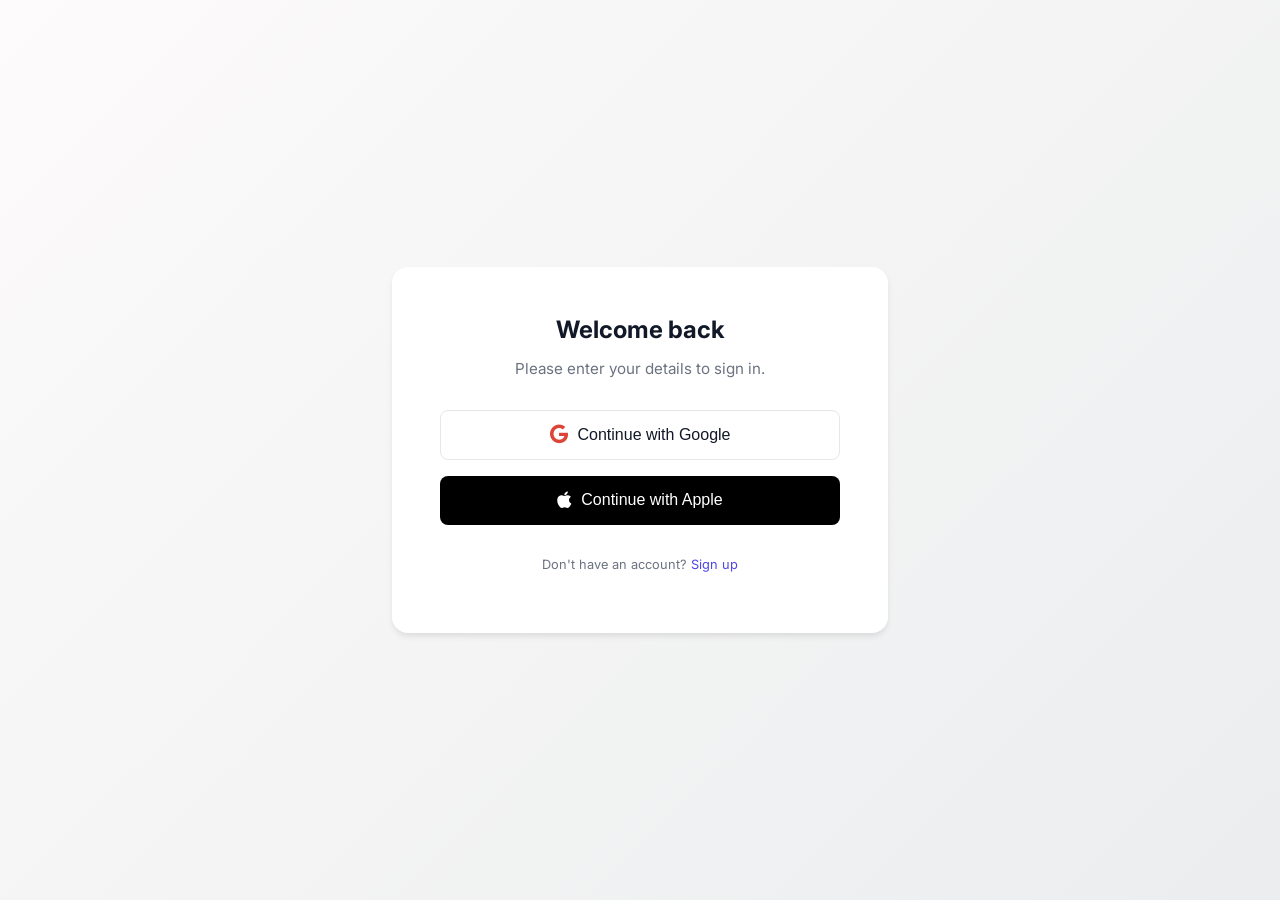
<file: login.html>
<!DOCTYPE html>
<html lang="en">
<head>
    <meta charset="UTF-8">
    <meta name="viewport" content="width=device-width, initial-scale=1.0">
    <title>Sign In</title>
    <link href="https://fonts.googleapis.com/css2?family=Inter:wght@400;500;600&display=swap" rel="stylesheet">
    <link rel="stylesheet" href="https://cdnjs.cloudflare.com/ajax/libs/font-awesome/6.4.0/css/all.min.css">
    
    <script src="https://accounts.google.com/gsi/client" async defer></script>
    <script type="text/javascript" src="https://appleid.cdn-apple.com/appleauth/static/jsapi/appleid/1/en_US/appleid.auth.js"></script>

    <style>
        :root {
            --primary-bg: #f3f4f6;
            --card-bg: #ffffff;
            --text-main: #111827;
            --text-sub: #6b7280;
            --shadow: 0 4px 6px -1px rgba(0, 0, 0, 0.1);
            --btn-google-hover: #f9fafb;
            --btn-apple-bg: #000000;
            --btn-apple-hover: #1f1f1f;
        }

        body {
            font-family: 'Inter', sans-serif;
            background-color: var(--primary-bg);
            background-image: linear-gradient(135deg, #fdfbfb 0%, #ebedee 100%);
            display: flex;
            justify-content: center;
            align-items: center;
            height: 100vh;
            margin: 0;
        }

        .login-container {
            background: var(--card-bg);
            padding: 3rem;
            border-radius: 16px;
            box-shadow: var(--shadow);
            width: 100%;
            max-width: 400px;
            text-align: center;
        }

        h1 { margin: 0 0 0.5rem; font-size: 1.5rem; color: var(--text-main); }
        .subtitle { color: var(--text-sub); font-size: 0.95rem; margin-bottom: 2rem; }

        .btn-wrapper { display: flex; flex-direction: column; gap: 1rem; }

        .social-btn {
            display: flex;
            align-items: center;
            justify-content: center;
            padding: 0.875rem;
            border-radius: 8px;
            font-weight: 500;
            font-size: 1rem;
            cursor: pointer;
            transition: all 0.2s ease;
            text-decoration: none;
            position: relative;
            border: none; /* Reset for button tag */
            width: 100%;
        }

        .btn-google {
            background-color: white;
            border: 1px solid #e5e7eb;
            color: var(--text-main);
        }
        .btn-google:hover { background-color: var(--btn-google-hover); }

        .btn-apple {
            background-color: var(--btn-apple-bg);
            border: 1px solid transparent;
            color: white;
        }
        .btn-apple:hover { background-color: var(--btn-apple-hover); }

        .social-btn i { margin-right: 10px; font-size: 1.2rem; }
        
        .footer { margin-top: 2rem; font-size: 0.8rem; color: var(--text-sub); }
        .footer a { color: #4F46E5; text-decoration: none; }
    </style>
</head>
<body>

    <div class="login-container">
        <h1>Welcome back</h1>
        <p class="subtitle">Please enter your details to sign in.</p>

        <div class="btn-wrapper">
            <button id="google-btn" class="social-btn btn-google">
                <i class="fa-brands fa-google" style="color: #DB4437;"></i>
                Continue with Google
            </button>

            <button id="apple-btn" class="social-btn btn-apple">
                <i class="fa-brands fa-apple"></i>
                Continue with Apple
            </button>
        </div>

        <div class="footer">
            <p>Don't have an account? <a href="#">Sign up</a></p>
        </div>
    </div>

    <script>
        // ==========================================
        // CONFIGURATION SECTION (REPLACE THESE!)
        // ==========================================
        const GOOGLE_CLIENT_ID = 'YOUR_GOOGLE_CLIENT_ID.apps.googleusercontent.com';
        const APPLE_CLIENT_ID  = 'com.yourdomain.service'; 
        const REDIRECT_URI     = 'https://yourdomain.com/callback'; // Required for Apple
        // ==========================================

        // --- 1. GOOGLE LOGIN LOGIC ---
        let googleTokenClient;

        function initGoogle() {
            if (typeof google === 'undefined') return;
            
            googleTokenClient = google.accounts.oauth2.initTokenClient({
                client_id: GOOGLE_CLIENT_ID,
                scope: 'https://www.googleapis.com/auth/userinfo.profile https://www.googleapis.com/auth/userinfo.email',
                callback: (response) => {
                    if (response.access_token) {
                        console.log('Google Success! Access Token:', response.access_token);
                        // TODO: Send this token to your backend to verify user
                        alert('Google Login Successful! Check Console for Token.');
                    }
                },
            });
        }

        document.getElementById('google-btn').addEventListener('click', () => {
            if (googleTokenClient) {
                googleTokenClient.requestAccessToken();
            } else {
                alert('Google SDK not loaded or Client ID invalid.');
            }
        });

        // --- 2. APPLE LOGIN LOGIC ---
        document.getElementById('apple-btn').addEventListener('click', async () => {
            try {
                // Initialize Apple SDK
                AppleID.auth.init({
                    clientId : APPLE_CLIENT_ID,
                    scope : 'name email',
                    redirectURI : REDIRECT_URI,
                    state : 'origin:web',
                    usePopup : true
                });

                // Trigger Sign In
                const data = await AppleID.auth.signIn();
                console.log('Apple Success!', data);
                // TODO: Send data.authorization.id_token to your backend
                alert('Apple Login Successful!');
                
            } catch (error) {
                console.error('Apple Login Failed:', error);
                alert('Apple Login setup required (Check Client ID)');
            }
        });

        // Initialize Google SDK once window loads
        window.onload = () => {
            initGoogle();
        };
    </script>
</body>
</html>
</file>
